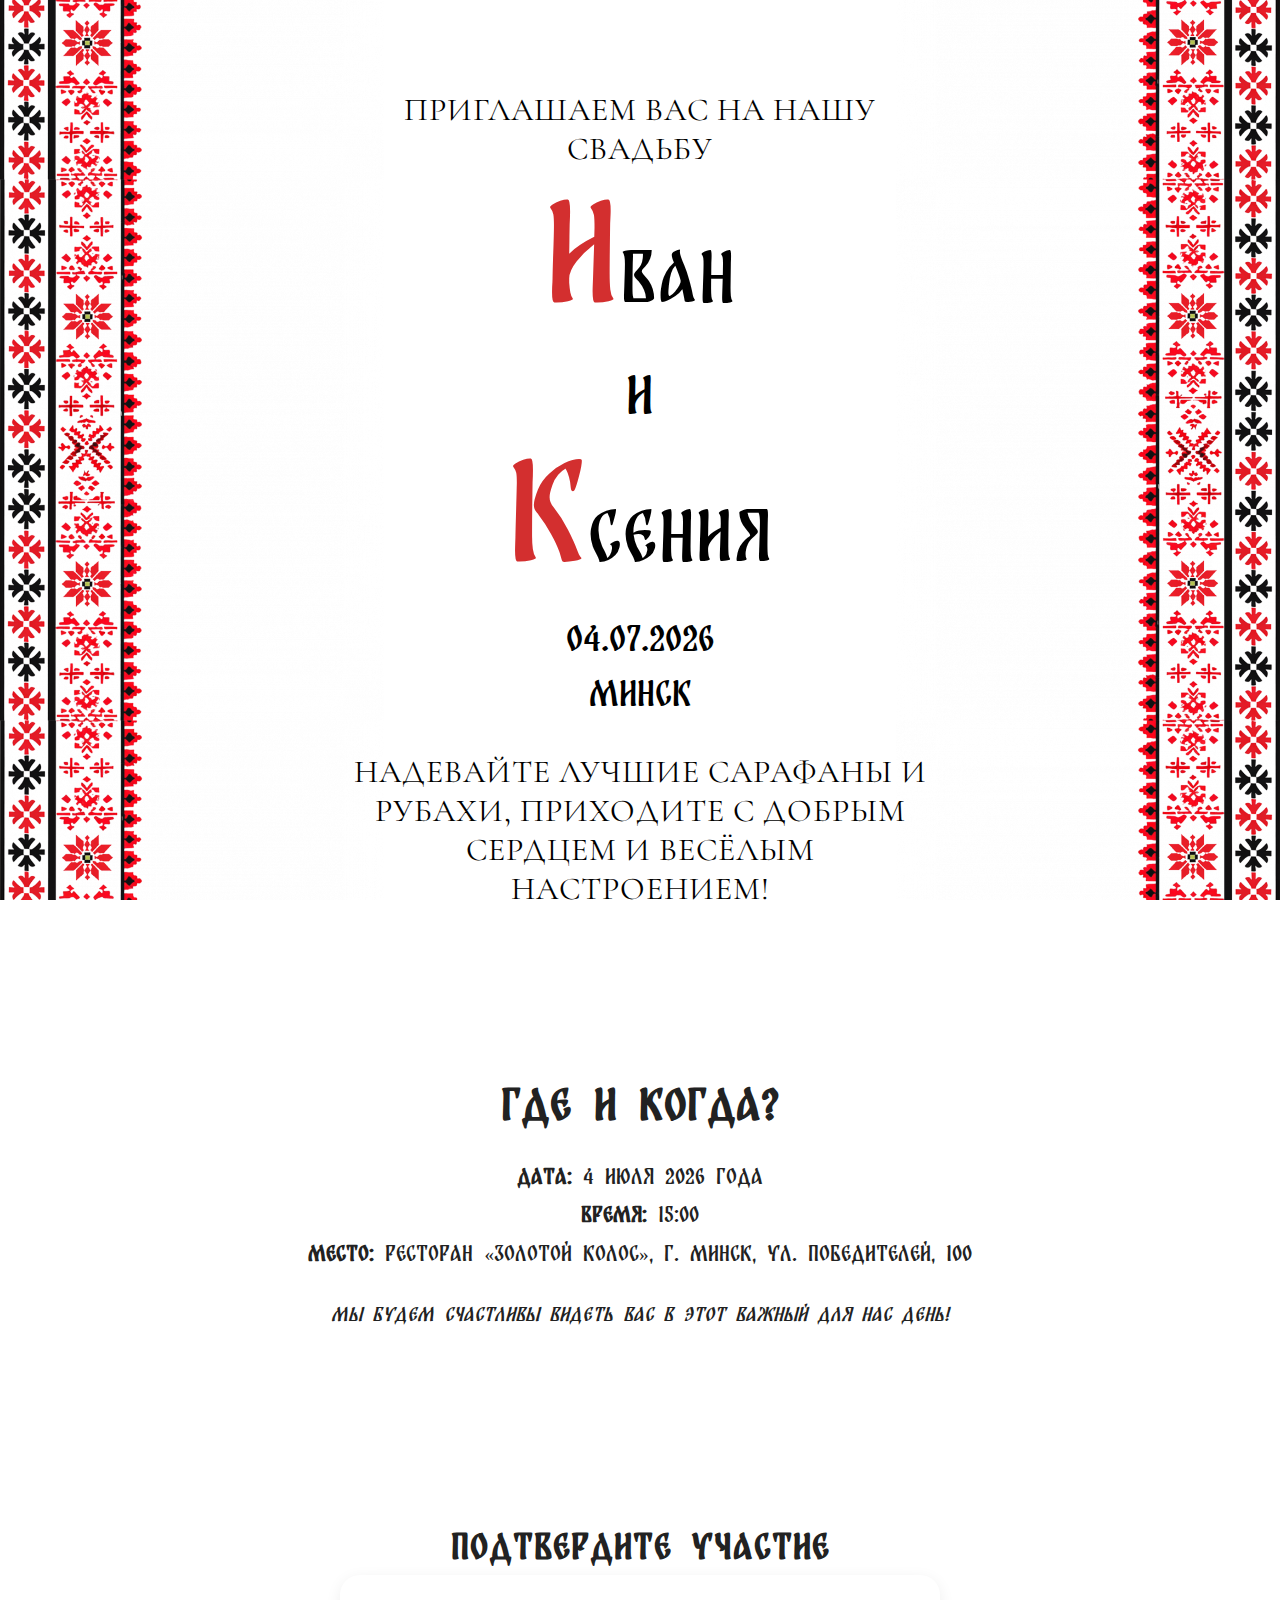
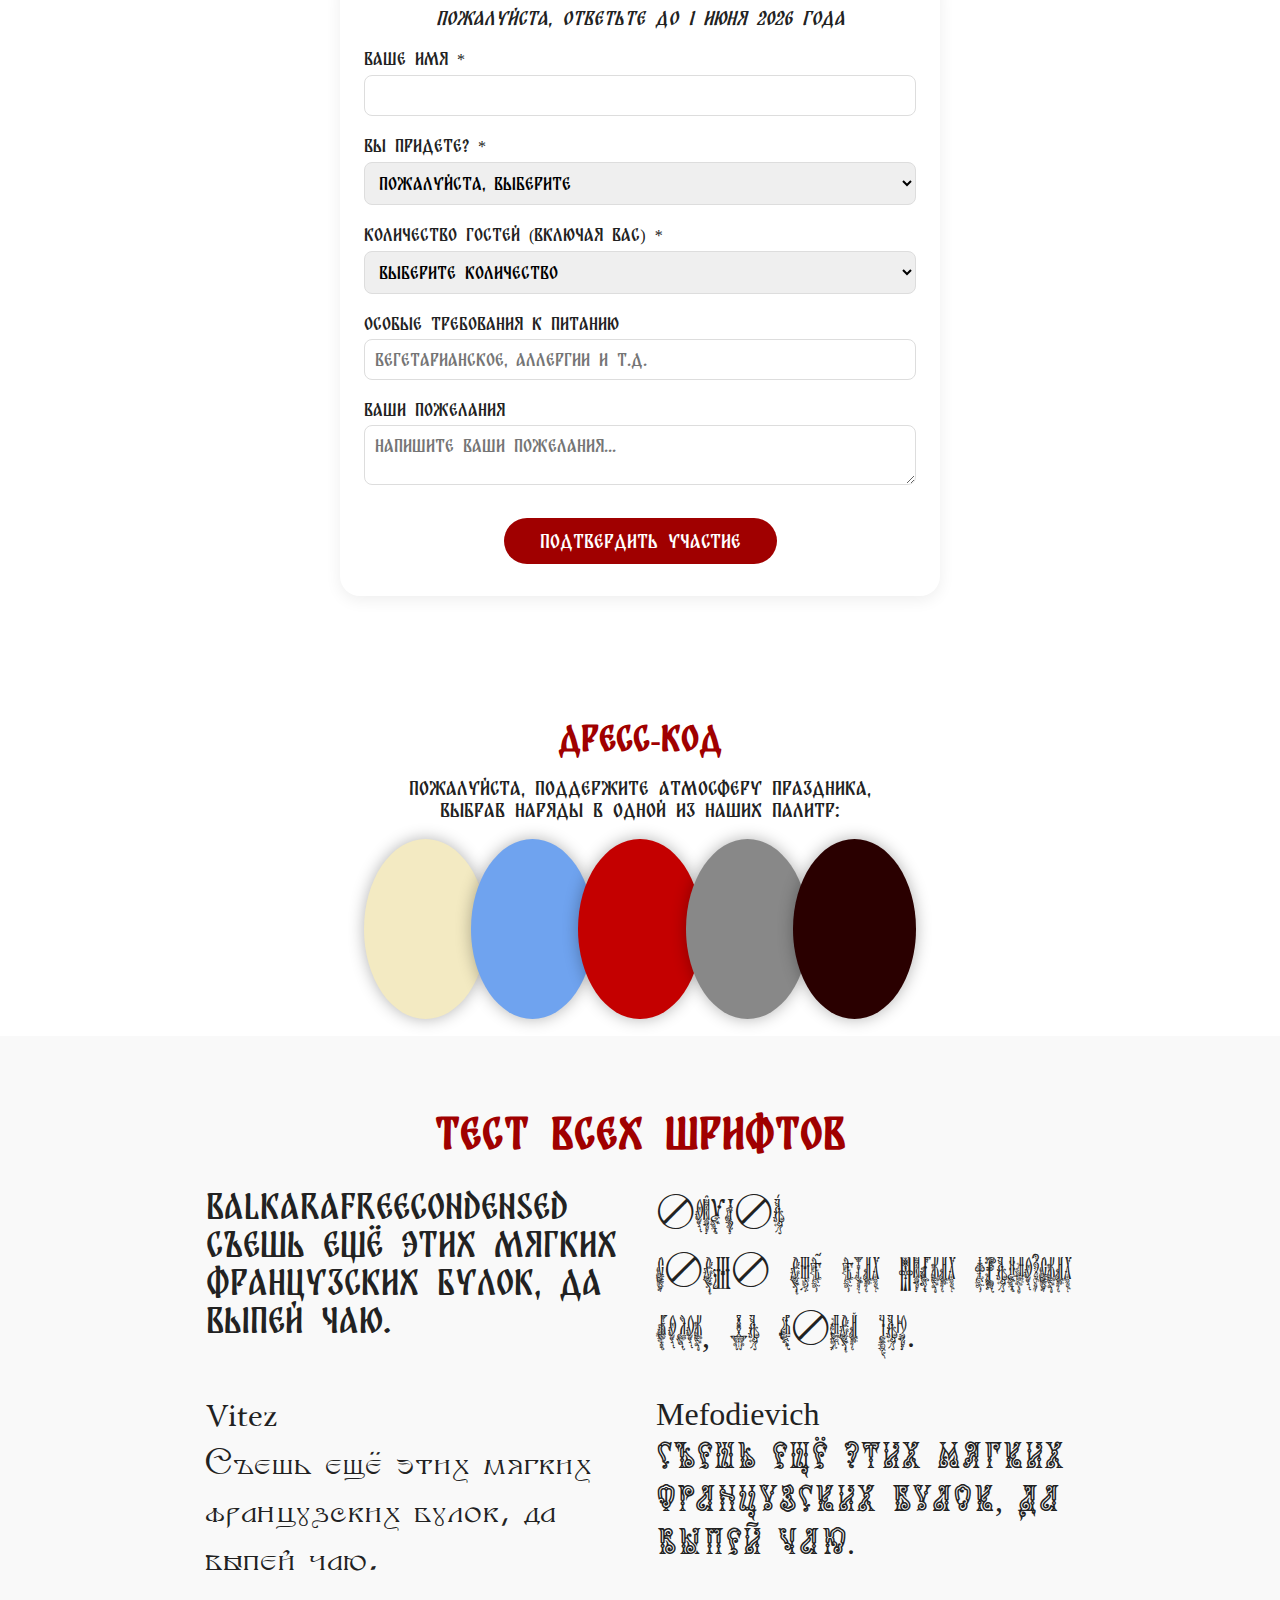
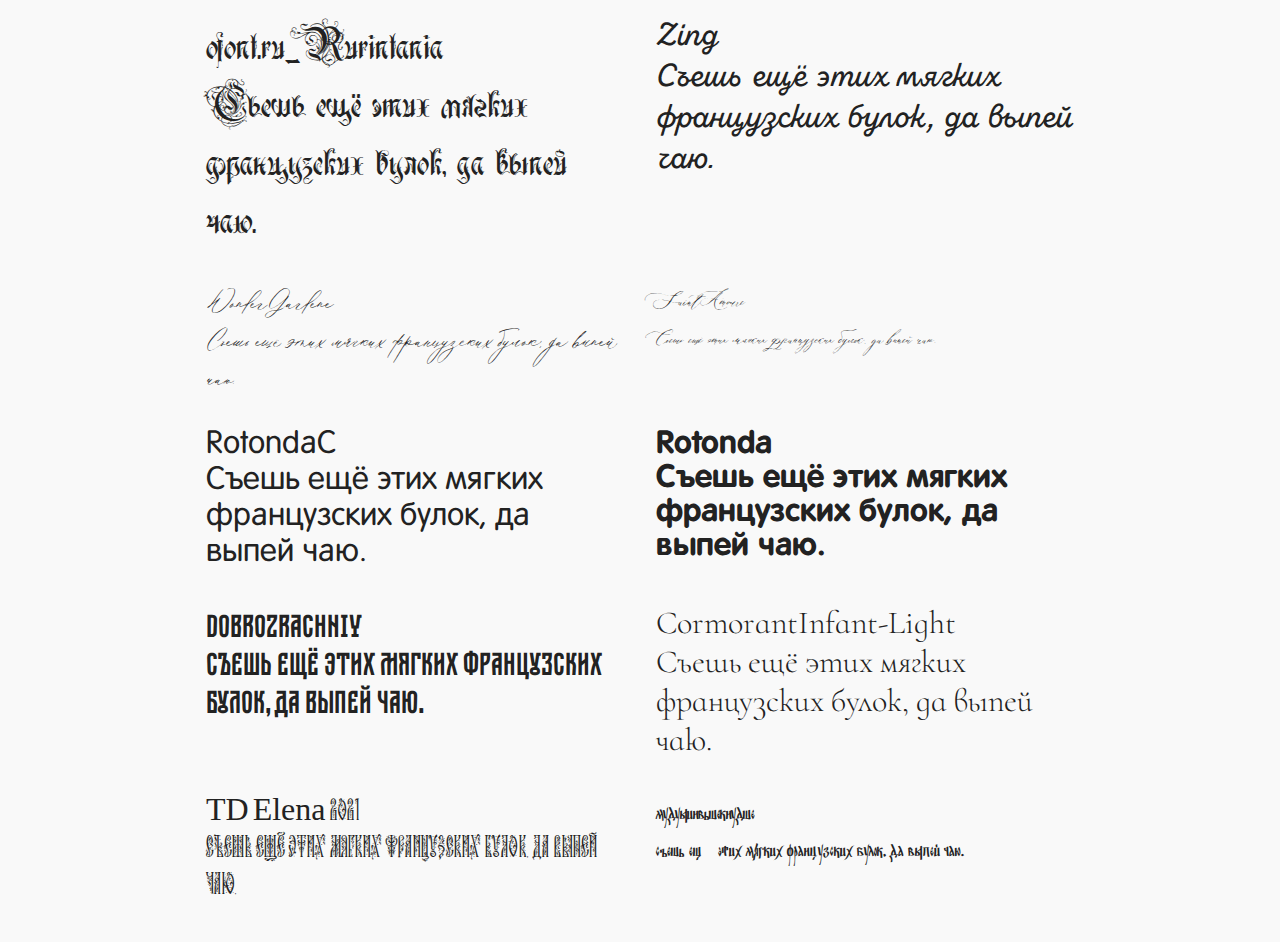
<file: index.html>
<!DOCTYPE html>
<html lang="ru">
<head>
    <meta charset="UTF-8">
    <meta name="viewport" content="width=device-width, initial-scale=1.0">
    <title>Wedding Invitation</title>
    <link href="https://fonts.googleapis.com/css2?family=Cormorant+Garamond:wght@300;400;500;600;700&family=Montserrat:wght@300;400;500;600&display=swap" rel="stylesheet">
    <link rel="stylesheet" href="https://cdnjs.cloudflare.com/ajax/libs/font-awesome/6.4.0/css/all.min.css">
    <style>
        /* === FONT FACES === */
        @font-face {
            font-family: 'BalkaraFreeCondensed';
            src: url('fonts/BalkaraFreeCondensed.ttf') format('truetype');
            font-weight: normal;
            font-style: normal;
        }

        @font-face {
            font-family: 'Vitez';
            src: url('fonts/Vitez.ttf') format('truetype');
            font-weight: normal;
            font-style: normal;
        }

        /* === BASE STYLES === */
        html, body {
            height: 100%;
            margin: 0;
            padding: 0;
        }
        
        html {
            min-height: 100%;
        }
        
        body {
            min-height: 100%;
            font-family: 'BalkaraFreeCondensed', serif;
            color: #222;
            display: flex;
            flex-direction: column;
        }

        /* === COMMON STYLES === */
        h2 {
            font-size: 2.5rem;
            margin-bottom: 30px;
            font-family: 'BalkaraFreeCondensed', serif;
        }

        /* === SIDE IMAGES === */
        .side-image-left {
            position: absolute;
            left: 0;
            top: 0;
            width: 30%;
            height: 100%;
            background: url('side-x.png') left center repeat-y;
            background-size: contain;
            z-index: 2;
            pointer-events: none;
        }
        
        .side-image-right {
            position: absolute;
            right: 0;
            top: 0;
            width: 30%;
            height: 100%;
            background: url('side.png') right center repeat-y;
            background-size: contain;
            z-index: 2;
            pointer-events: none;
        }
        
        /* === INVITE SECTION === */
        .invite-bg {
            position: relative;
            width: 100%;
            min-height: 100%;
            align-items: center;
        }
        .invite-bg-fade {
            position: absolute;
            top: 0; left: 0; right: 0; bottom: 0;
            width: 100%;
            height: 100%;
            background: rgba(255,255,255,1);
            z-index: 0;
            clip-path: inset(0 0 0 0);
            opacity: 1;
            pointer-events: none;
        }
        .invite-container {
            position: relative;
            z-index: 3;
        }

        .couple-names {
            font-size: 2rem;
            font-weight: 400;
            letter-spacing: 2px;
            margin-bottom: 18px;
            display: block;
            color: #000000;
            text-align: center;
            line-height: 1.5;
        }

        .name-part {
            display: block;
            width: 100%;
            margin: 0;
            line-height: 1.3;
        }

        .first-letter {
            color: #d32f2f;
            font-size: 8rem;
            letter-spacing: 1px;
            font-weight: 400;
            vertical-align: baseline;
        }

        .rest-letters {
            font-size: 4rem;
            letter-spacing: 1px;
            font-weight: 400;
            vertical-align: baseline;
        }

        .and-word {
            margin-top: 30px;
            font-size: 3rem;
        }

        .invite-text {
            font-family: 'Cormorant Garamond', serif;
            font-size: 1.5rem;
            letter-spacing: 1px;
            font-weight: 400;
            vertical-align: baseline;
            color: #000000;
        }

        .invite-date {
            font-size: 2.5rem;
            color: #000000;
            margin-bottom: 32px;
            line-height: 1.7;
            text-align: center;
        }

        /* === DRESSCODE SECTION === */
        .dresscode-section {
            min-height: 40vh;
            display: flex;
            align-items: center;
            justify-content: center;
            background: none;
            padding: 40px 0;
        }
        
        .dresscode-content {
            padding: 32px;
            max-width: 600px;
            width: 100%;
            text-align: center;
        }
        
        .dresscode-content h2 {
            font-size: 2rem;
            margin-bottom: 12px;
            color: #a00000;
        }
        
        .dresscode-content p {
            font-size: 1.1rem;
            margin-bottom: 18px;
        }
        
        .dresscode-colors {
            display: flex;
            justify-content: center;
            gap: -15px; /* Negative gap for overlap */
            margin-top: 10px;
            align-items: center;
        }
        
        .dresscode-color {
            width: 90px;
            height: 90px;
            border-radius: 50%;
            border: 2px;
            display: inline-block;
            box-shadow: 0 0 12px rgba(0,0,0,0.3);
            margin: 0 -8px; /* Negative margin for overlap */
            position: relative;
            z-index: 1;
            transition: transform 0.2s ease, box-shadow 0.2s ease;
        }
        
        .dresscode-color:hover {
            transform: translateY(-5px) scale(1.05);
            box-shadow: 0 0 20px rgba(0,0,0,0.4);
            z-index: 2;
        }

        /* === RSVP SECTION === */
        .rsvp-section {
            padding: 60px 0 80px;
            background: none;
            display: flex;
            justify-content: center;
        }
        
        .rsvp-container {
            max-width: 600px;
            width: 100%;
            margin: 0 auto;
            text-align: center;
        }
        
        .rsvp-title {
            font-size: 2rem;
            margin-bottom: 10px;
            font-weight: 600;
            letter-spacing: 1px;
        }
        
        .rsvp-description {
            font-size: 1.1rem;
            margin-bottom: 20px;
            font-style: italic;
        }
        
        .form-container {
            background: #fff;
            padding: 32px 24px;
            border-radius: 20px;
            box-shadow: 0 4px 16px rgba(0,0,0,0.07);
        }
        
        .form-group {
            margin-bottom: 18px;
            text-align: left;
        }
        
        .form-group label {
            display: block;
            margin-bottom: 6px;
            font-weight: 500;
        }
        
        .form-group input,
        .form-group select,
        .form-group textarea {
            width: 100%;
            padding: 10px;
            border: 1px solid #ddd;
            border-radius: 8px;
            font-size: 1rem;
            font-family: 'BalkaraFreeCondensed', serif;
            margin-bottom: 2px;
        }
        
        .submit-btn {
            background: #a00000;
            color: #fff;
            border: none;
            padding: 12px 36px;
            font-size: 1.1rem;
            border-radius: 30px;
            cursor: pointer;
            transition: background 0.3s;
            font-family: 'BalkaraFreeCondensed', serif;
            margin-top: 10px;
        }
        
        .submit-btn:hover {
            background: #d32f2f;
        }
        
        .form-message {
            padding: 12px;
            margin: 16px 0 0;
            border-radius: 8px;
            text-align: center;
            display: none;
        }
        
        .form-message.success {
            background-color: #d4edda;
            color: #155724;
            border: 1px solid #c3e6cb;
            display: block;
        }
        
        .form-message.error {
            background-color: #f8d7da;
            color: #721c24;
            border: 1px solid #f5c6cb;
            display: block;
        }

        /* === WEDDING DETAILS === */
        .wedding-details {
            position: relative;
            min-height: 60vh;
        }

        .wedding-details-bg {
            background: none;
            z-index: -1;
        }


        .details-wrapper {
            max-width: 700px;
            margin: auto;
            margin-top: 180px;
            text-align: center;
        }

        .info-list {
            list-style: none;
            padding: 0;
            font-size: 1.2rem;
            line-height: 2;
        }

        .note {
            margin-top: 30px;
            font-style: italic;
            font-size: 1.1rem;
        }

        /* === RESPONSIVE STYLES === */
        /* === GLOBAL BOX-SIZING === */
        html {
            box-sizing: border-box;
        }
        *, *:before, *:after {
            box-sizing: inherit;
        }

        @media (max-width: 400px) {
            .invite-container {
                padding: 24px 4vw 16px;
            }
            .couple-names {
                font-size: 1.5rem;
                text-align: center;
                margin-left: 0;
            }
            .invite-date {
                font-size: 1.2rem;
                text-align: center;
                margin-left: 0;
                margin-right: 0;
            }
            .invite-text {
                text-align: center;
                margin-left: 0;
                margin-right: 0;
            }
        }

        @media (max-width: 600px) {
            .side-image-left {
                display: none; /* Hide left image on mobile */
            }
            
            .side-image-right {
                width: 60%;
                height: 100%;
            }

            .invite-date, .invite-text {
                text-align: left;
                margin-left: 20px;
                margin-top: 40px;
                margin-right: 80px;
                margin-bottom: 20px;
            }

            .invite-date {
                font-size: 2.0rem;            
            }

            .invite-text {
                font-size: 1.0rem;    
            } 
            
            .couple-names {
                text-align: left;
                margin-left: 20px;
            }
            .first-letter {
                font-size: 4.2rem;
            }
            .rest-letters {
                font-size: 2.7rem;
            }
            .and-word {
                margin-top: 10px;
                font-size: 1.2rem;
            }
            .invite-container {
                padding: 24px 2vw 16px;
                max-width: 98vw;
                width: 100%;
                text-align: left;
            }
            .dresscode-content {
                padding: 12px 2vw 8px;
                max-width: 98vw;
            }
            .dresscode-colors {
                gap: 0px;
            }
            .dresscode-color {
                width: 80px;
                height: 80px;
            }
            .form-container {
                padding: 8px 2vw;
                max-width: 98vw;
            }
            .rsvp-container {
                max-width: 98vw;
                width: 100%;
            }
            .wedding-details {
                padding: 32px 2vw;
            }
            .details-wrapper {
                max-width: 100%;
            }
        }

        @media (min-width: 601px) {
            .invite-container {
                padding: 80px 48px 60px;
            }
            
            .invite-date, .invite-text {
                font-size: 2.0rem;
                text-align: center;
            }
        }

        @media (min-width: 900px) {
            .couple-names {
                font-size: 2.5rem;
                text-align: center;
            }
            .invite-container {
                max-width: 700px;
                margin: 10vh auto;
                padding: 0px 48px;
                text-align: center;
            }
            .invite-date, .invite-text {
                text-align: center;
            }
            
            .dresscode-color {
                width: 180px; /* Twice the current 90px */
                height: 180px; /* Twice the current 90px */
                border-radius: 50%; /* Ensure perfect circle */
                border: 2px;
                box-shadow: 0 0 16px rgba(0,0,0,0.3);
            }
            
            .dresscode-color:hover {
                box-shadow: 0 0 28px rgba(0,0,0,0.4);
            }
        }
    </style>
</head>
<body>
       
    <!-- SIDE IMAGES -->
    <div class="side-image-left"></div>
    <div class="side-image-right"></div>
    
    <!-- INVITE SECTION -->
    <div class="invite-bg">
        <div class="invite-bg-fade"></div>
            <div class="invite-container">
                <div class="invite-text">ПРИГЛАШАЕМ ВАС НА НАШУ СВАДЬБУ</div>
                <div class="couple-names">
                    <span class="name-part"><span class="first-letter">И</span><span class="rest-letters">ван</span></span>
                    <span class="name-part rest-letters and-word" id="and-word">и</span>
                    <span class="name-part"><span class="first-letter">К</span><span class="rest-letters">сения</span></span>
                </div>
                <div class="invite-date">
                    <span>04.07.2026</span>
                    <br>
                    <span class="place">Минск</span>
                </div>
                <div class="invite-text">НАДЕВАЙТЕ ЛУЧШИЕ САРАФАНЫ И РУБАХИ, ПРИХОДИТЕ С ДОБРЫМ СЕРДЦЕМ И ВЕСЁЛЫМ НАСТРОЕНИЕМ!</div>
            </div>
    </div>

    
    <!-- WEDDING DETAILS SECTION -->
    <section class="wedding-details wedding-details-bg">
        <div class="details-wrapper">
            <h2>Где и когда?</h2>
            <ul class="info-list">
                <li><strong>Дата:</strong> 4 июля 2026 года</li>
                <li><strong>Время:</strong> 15:00</li>
                <li><strong>Место:</strong> Ресторан «Золотой Колос», г. Минск, ул. Победителей, 100</li>
            </ul>
            <p class="note">Мы будем счастливы видеть вас в этот важный для нас день!</p>
        </div>
    </section>

    <!-- RSVP SECTION -->
    <section class="rsvp-section">
        <div class="rsvp-container">
            <h2 class="rsvp-title">Подтвердите участие</h2>
            <div class="form-container">
                <form id="rsvp-form">
                    <div class="rsvp-description">Пожалуйста, ответьте до 1 июня 2026 года</div>
                    <div class="form-group">
                        <label for="name">Ваше Имя *</label>
                        <input type="text" id="name" name="name" required>
                    </div>
                    <div class="form-group">
                        <label for="attendance">Вы Придете? *</label>
                        <select id="attendance" name="attendance" required>
                            <option value="">Пожалуйста, выберите</option>
                            <option value="Да, с удовольствием!">Да, с удовольствием!</option>
                            <option value="К сожалению, не смогу">К сожалению, не смогу</option>
                        </select>
                    </div>
                    <div class="form-group">
                        <label for="guests">Количество гостей (включая вас) *</label>
                        <select id="guests" name="guests" required>
                            <option value="">Выберите количество</option>
                            <option value="1">1</option>
                            <option value="2">2</option>
                            <option value="3">3</option>
                            <option value="4">4</option>
                            <option value="5+">5+ (уточните в комментариях)</option>
                        </select>
                    </div>
                    <div class="form-group">
                        <label for="dietary">Особые требования к питанию</label>
                        <input type="text" id="dietary" name="dietary" placeholder="Вегетарианское, аллергии и т.д.">
                    </div>
                    <div class="form-group">
                        <label for="message">Ваши пожелания</label>
                        <textarea id="message" name="message" placeholder="Напишите ваши пожелания..."></textarea>
                    </div>
                    <button type="submit" class="submit-btn">Подтвердить участие</button>
                    <div id="form-message" class="form-message"></div>
                </form>
            </div>
        </div>
    </section>


    <!-- DRESSCODE SECTION -->
    <div class="dresscode-section">
        <div class="dresscode-content">
            <h2>Дресс-код</h2>
            <p>Пожалуйста, поддержите атмосферу праздника, выбрав наряды в одной из наших палитр:</p>
            <div class="dresscode-colors">
                <span class="dresscode-color" style="background: #f3eac2;"></span>
                <span class="dresscode-color" style="background: #6fa3ef;"></span>
                <span class="dresscode-color" style="background: #c40000;"></span>
                <span class="dresscode-color" style="background: #888888;"></span>
                <span class="dresscode-color" style="background: #2a0000;"></span>
            </div>
        </div>
    </div>

    <!-- FONTS TEST SECTION -->
    <section class="fonts-test-section" style="background: #f9f9f9; padding: 40px 0;">
        <div style="max-width: 900px; margin: auto; padding: 0 16px;">
            <h2 style="text-align:center; color:#a00000;">Тест всех шрифтов</h2>
            <div style="display: flex; flex-wrap: wrap; gap: 32px; justify-content: center;">
                <div style="flex: 1 1 300px; min-width: 260px;">
                    <div style="font-family: 'BalkaraFreeCondensed', serif; font-size: 2rem;">BalkaraFreeCondensed<br>Съешь ещё этих мягких французских булок, да выпей чаю.</div>
                </div>
                <div style="flex: 1 1 300px; min-width: 260px;">
                    <style>@font-face { font-family: 'bukvica'; src: url('fonts/bukvica.ttf') format('truetype'); }</style>
                    <div style="font-family: 'bukvica', serif; font-size: 2rem;">bukvica<br>Съешь ещё этих мягких французских булок, да выпей чаю.</div>
                </div>
                <div style="flex: 1 1 300px; min-width: 260px;">
                    <style>@font-face { font-family: 'Vitez'; src: url('fonts/Vitez.ttf') format('truetype'); }</style>
                    <div style="font-family: 'Vitez', serif; font-size: 2rem;">Vitez<br>Съешь ещё этих мягких французских булок, да выпей чаю.</div>
                </div>
                <div style="flex: 1 1 300px; min-width: 260px;">
                    <style>@font-face { font-family: 'Mefodievich'; src: url('fonts/Mefodievich.otf') format('opentype'); }</style>
                    <div style="font-family: 'Mefodievich', serif; font-size: 2rem;">Mefodievich<br>Съешь ещё этих мягких французских булок, да выпей чаю.</div>
                </div>
                <div style="flex: 1 1 300px; min-width: 260px;">
                    <style>@font-face { font-family: 'ofont_ru_Rurintania'; src: url('fonts/ofont.ru_Rurintania.ttf') format('truetype'); }</style>
                    <div style="font-family: 'ofont_ru_Rurintania', serif; font-size: 2rem;">ofont.ru_Rurintania<br>Съешь ещё этих мягких французских булок, да выпей чаю.</div>
                </div>
                <div style="flex: 1 1 300px; min-width: 260px;">
                    <style>@font-face { font-family: 'Zing'; src: url('fonts/Zing.woff') format('woff'); }</style>
                    <div style="font-family: 'Zing', serif; font-size: 2rem;">Zing<br>Съешь ещё этих мягких французских булок, да выпей чаю.</div>
                </div>
                <div style="flex: 1 1 300px; min-width: 260px;">
                    <style>@font-face { font-family: 'WonderGardene'; src: url('fonts/WonderGardene.woff') format('woff'); }</style>
                    <div style="font-family: 'WonderGardene', serif; font-size: 2rem;">WonderGardene<br>Съешь ещё этих мягких французских булок, да выпей чаю.</div>
                </div>
                <div style="flex: 1 1 300px; min-width: 260px;">
                    <style>@font-face { font-family: 'SaintAmoure'; src: url('fonts/SaintAmoure.woff') format('woff'); }</style>
                    <div style="font-family: 'SaintAmoure', serif; font-size: 2rem;">SaintAmoure<br>Съешь ещё этих мягких французских булок, да выпей чаю.</div>
                </div>
                <div style="flex: 1 1 300px; min-width: 260px;">
                    <style>@font-face { font-family: 'RotondaC'; src: url('fonts/RotondaC.woff') format('woff'); }</style>
                    <div style="font-family: 'RotondaC', serif; font-size: 2rem;">RotondaC<br>Съешь ещё этих мягких французских булок, да выпей чаю.</div>
                </div>
                <div style="flex: 1 1 300px; min-width: 260px;">
                    <style>@font-face { font-family: 'Rotonda'; src: url('fonts/Rotonda.woff') format('woff'); }</style>
                    <div style="font-family: 'Rotonda', serif; font-size: 2rem;">Rotonda<br>Съешь ещё этих мягких французских булок, да выпей чаю.</div>
                </div>
                <div style="flex: 1 1 300px; min-width: 260px;">
                    <style>@font-face { font-family: 'Dobrozrachniy'; src: url('fonts/Dobrozrachniy.woff') format('woff'); }</style>
                    <div style="font-family: 'Dobrozrachniy', serif; font-size: 2rem;">Dobrozrachniy<br>Съешь ещё этих мягких французских булок, да выпей чаю.</div>
                </div>
                <div style="flex: 1 1 300px; min-width: 260px;">
                    <style>@font-face { font-family: 'CormorantInfant-Light'; src: url('fonts/CormorantInfant-Light.woff') format('woff'); }</style>
                    <div style="font-family: 'CormorantInfant-Light', serif; font-size: 2rem;">CormorantInfant-Light<br>Съешь ещё этих мягких французских булок, да выпей чаю.</div>
                </div>
                <div style="flex: 1 1 300px; min-width: 260px;">
                    <style>@font-face { font-family: 'TD Elena 2021'; src: url('fonts/TD Elena 2021.otf') format('opentype'); }</style>
                    <div style="font-family: 'TD Elena 2021', serif; font-size: 2rem;">TD Elena 2021<br>Съешь ещё этих мягких французских булок, да выпей чаю.</div>
                </div>
                <div style="flex: 1 1 300px; min-width: 260px;">
                    <style>@font-face { font-family: 'velesbydmitryelit'; src: url('fonts/velesbydmitryelit.otf') format('opentype'); }</style>
                    <div style="font-family: 'velesbydmitryelit', serif; font-size: 2rem;">velesbydmitryelit<br>Съешь ещё этих мягких французских булок, да выпей чаю.</div>
                </div>
            </div>
        </div>
    </section>

    <script>
        // Parallax effect and fade for side images
        window.addEventListener('scroll', function() {
            const scrolled = window.pageYOffset;
            const leftImage = document.querySelector('.side-image-left');
            const rightImage = document.querySelector('.side-image-right');
            
            // Move images at different speed than scroll (parallax effect)
            const speed = 0.5; // Adjust this value to control movement speed
            const yPos = -(scrolled * speed);
            
            // Fade effect - start fading after 100px scroll, fully transparent by 400px
            const fadeStart = 100;
            const fadeEnd = 400;
            let opacity = 1;
            
            if (scrolled > fadeStart) {
                opacity = 1 - Math.min((scrolled - fadeStart) / (fadeEnd - fadeStart), 1);
            }
            
            leftImage.style.transform = `translateY(${yPos}px)`;
            leftImage.style.opacity = opacity;
            rightImage.style.transform = `translateY(${yPos}px)`;
            rightImage.style.opacity = opacity;
        });
        
        // RSVP FORM SUBMISSION
        const rsvpForm = document.getElementById('rsvp-form');
        if (rsvpForm) {
            rsvpForm.addEventListener('submit', function(e) {
                e.preventDefault();
                const submitBtn = document.querySelector('.submit-btn');
                submitBtn.disabled = true;
                submitBtn.textContent = 'Отправка...';  
                
                const formData = {
                    name: document.getElementById('name').value,
                    attendance: document.getElementById('attendance').value,
                    guests: document.getElementById('guests').value,
                    dietary: document.getElementById('dietary').value,
                    message: document.getElementById('message').value,
                    timestamp: new Date().toLocaleString('ru-RU')
                };
                
                fetch('https://script.google.com/macros/s/AKfycbxUQHMhUnY7EPZbhifRMH790SGCqeCGOyJ6jvZF-lKR9wCAk6d2izENBs75h49DNo9BxQ/exec', {
                    method: 'POST',
                    body: JSON.stringify(formData),
                    redirect: 'follow',
                    headers: {
                        'Content-Type': 'text/plain;charset=utf-8'
                    }
                })
                .then(response => response.text())
                .then(data => {
                    let result = false;
                    try {
                        result = JSON.parse(data).result === 'success';
                    } catch (e) {
                        result = false;
                    }
                    
                    if (result) {
                        showMessage('Спасибо! Ваш ответ успешно отправлен.', 'success');
                        rsvpForm.reset();
                    } else {
                        showMessage('Произошла ошибка при отправке.', 'error');
                    }
                })
                .catch(error => {
                    showMessage('Ошибка сети: ' + error.message, 'error');
                })
                .finally(() => {
                    submitBtn.disabled = false;
                    submitBtn.textContent = 'Подтвердить участие';
                });
            });
            
            function showMessage(text, type) {
                const messageDiv = document.getElementById('form-message');
                messageDiv.textContent = text;
                messageDiv.className = 'form-message ' + type;
                messageDiv.style.display = 'block';
                setTimeout(() => {
                    messageDiv.style.display = 'none';
                }, 5000);
            }
        }

    </script>
</body>
</html>
</file>
